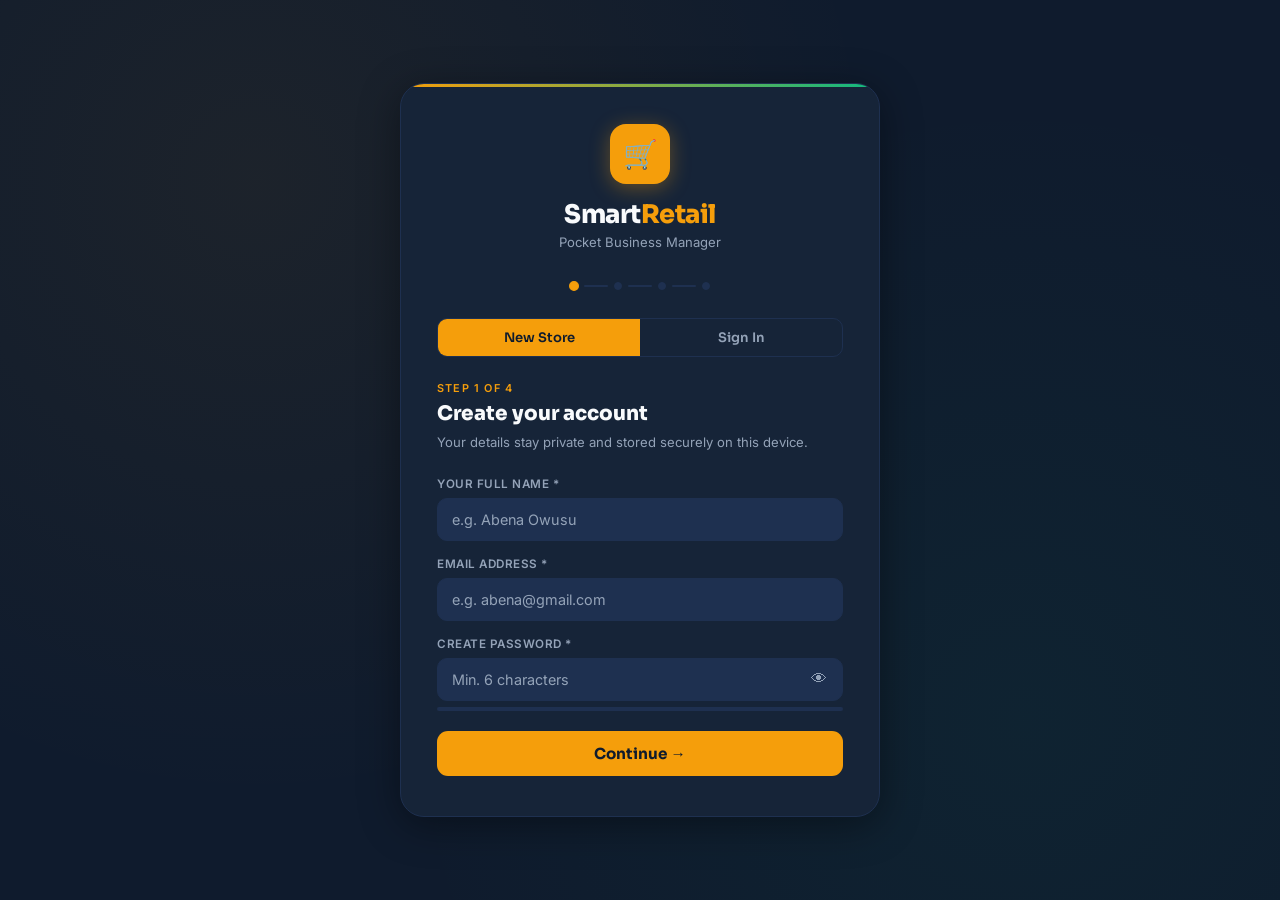
<file: auth.html>
<!DOCTYPE html>
<html lang="en">

<head>
  <meta charset="UTF-8" />
  <meta name="viewport" content="width=device-width, initial-scale=1.0" />
  <title>SmartRetail — Get Started</title>
  <link rel="preconnect" href="https://fonts.googleapis.com" />
  <link
    href="https://fonts.googleapis.com/css2?family=Sora:wght@400;600;700;800&family=Inter:wght@400;500;600&display=swap"
    rel="stylesheet" />
  <!-- Early auth check: redirect to app if already logged in -->
  <script>
    (function () {
      try {
        var raw = localStorage.getItem('sr_profile');
        if (raw) {
          var p = JSON.parse(raw);
          if (p && p.loggedIn && p.email) { window.location.replace('index.html'); }
        }
      } catch (e) { /* continue to show login */ }
    })();
  </script>
  <style>
    *,
    *::before,
    *::after {
      box-sizing: border-box;
      margin: 0;
      padding: 0
    }

    :root {
      --navy: #0F1B2D;
      --navy-2: #162438;
      --navy-3: #1E3050;
      --amber: #F59E0B;
      --emerald: #10B981;
      --coral: #EF4444;
      --white: #F8FAFC;
      --muted: #94A3B8;
      --border: #1E3050;
      --radius: 14px;
      --shadow: 0 8px 40px rgba(0, 0, 0, 0.4);
    }

    html,
    body {
      min-height: 100vh;
      font-family: 'Inter', sans-serif;
      background: var(--navy);
      color: var(--white);
    }

    /* ── BACKGROUND PATTERN ── */
    body {
      background-color: var(--navy);
      background-image:
        radial-gradient(circle at 20% 20%, rgba(245, 158, 11, 0.06) 0%, transparent 50%),
        radial-gradient(circle at 80% 80%, rgba(16, 185, 129, 0.05) 0%, transparent 50%);
    }

    /* ── LAYOUT ── */
    .auth-wrap {
      min-height: 100vh;
      display: flex;
      align-items: center;
      justify-content: center;
      padding: 24px 16px;
    }

    .auth-card {
      background: var(--navy-2);
      border: 1px solid var(--border);
      border-radius: 24px;
      padding: 40px 36px;
      width: 100%;
      max-width: 480px;
      box-shadow: var(--shadow);
      position: relative;
      overflow: hidden;
    }

    /* Subtle glow top bar */
    .auth-card::before {
      content: '';
      position: absolute;
      top: 0;
      left: 0;
      right: 0;
      height: 3px;
      background: linear-gradient(90deg, var(--amber), var(--emerald));
    }

    /* ── BRAND ── */
    .auth-brand {
      text-align: center;
      margin-bottom: 32px;
    }

    .auth-brand-icon {
      width: 60px;
      height: 60px;
      background: var(--amber);
      border-radius: 16px;
      display: inline-flex;
      align-items: center;
      justify-content: center;
      font-size: 28px;
      margin-bottom: 14px;
      box-shadow: 0 4px 20px rgba(245, 158, 11, 0.35);
    }

    .auth-brand-name {
      font-family: 'Sora', sans-serif;
      font-size: 1.6rem;
      font-weight: 800;
      letter-spacing: -0.5px;
    }

    .auth-brand-name span {
      color: var(--amber);
    }

    .auth-brand-sub {
      color: var(--muted);
      font-size: 0.82rem;
      margin-top: 4px;
    }

    /* ── PROGRESS DOTS ── */
    .progress-wrap {
      display: flex;
      align-items: center;
      justify-content: center;
      gap: 6px;
      margin-bottom: 28px;
    }

    .dot {
      width: 8px;
      height: 8px;
      border-radius: 50%;
      background: var(--navy-3);
      border: 1px solid var(--border);
      transition: all 0.3s ease;
    }

    .dot.active {
      background: var(--amber);
      border-color: var(--amber);
      transform: scale(1.25);
    }

    .dot.done {
      background: var(--emerald);
      border-color: var(--emerald);
    }

    .dot-line {
      width: 24px;
      height: 2px;
      background: var(--navy-3);
      border-radius: 2px;
      transition: background 0.3s;
    }

    .dot-line.done {
      background: var(--emerald);
    }

    /* ── STEPS ── */
    .step {
      display: none;
    }

    .step.active {
      display: block;
    }

    .step-eyebrow {
      font-size: 0.68rem;
      font-weight: 600;
      letter-spacing: 1.2px;
      text-transform: uppercase;
      color: var(--amber);
      margin-bottom: 6px;
    }

    .step-title {
      font-family: 'Sora', sans-serif;
      font-size: 1.25rem;
      font-weight: 800;
      margin-bottom: 6px;
      line-height: 1.3;
    }

    .step-desc {
      color: var(--muted);
      font-size: 0.82rem;
      margin-bottom: 24px;
      line-height: 1.5;
    }

    /* ── FORM ELEMENTS ── */
    .field {
      margin-bottom: 16px;
    }

    .field label {
      display: block;
      font-size: 0.73rem;
      font-weight: 600;
      letter-spacing: 0.5px;
      text-transform: uppercase;
      color: var(--muted);
      margin-bottom: 7px;
    }

    .field input,
    .field select {
      width: 100%;
      background: var(--navy-3);
      border: 1.5px solid var(--border);
      border-radius: 10px;
      padding: 12px 14px;
      color: var(--white);
      font-family: 'Inter', sans-serif;
      font-size: 0.9rem;
      outline: none;
      transition: border-color 0.2s, box-shadow 0.2s;
    }

    .field input:focus,
    .field select:focus {
      border-color: var(--amber);
      box-shadow: 0 0 0 3px rgba(245, 158, 11, 0.12);
    }

    .field input::placeholder {
      color: var(--muted);
    }

    .field select option {
      background: var(--navy-2);
    }

    /* ── CHIP SELECTOR ── */
    .chip-group {
      display: flex;
      flex-wrap: wrap;
      gap: 8px;
      margin-bottom: 4px;
    }

    .chip {
      padding: 8px 16px;
      border-radius: 99px;
      border: 1.5px solid var(--border);
      background: var(--navy-3);
      color: var(--muted);
      font-size: 0.8rem;
      font-weight: 500;
      cursor: pointer;
      transition: all 0.15s ease;
      user-select: none;
    }

    .chip:hover {
      border-color: var(--amber);
      color: var(--white);
    }

    .chip.selected {
      background: var(--amber);
      color: var(--navy);
      border-color: var(--amber);
      font-weight: 700;
    }

    /* ── TOGGLE SWITCH ── */
    .toggle-row {
      display: flex;
      align-items: center;
      justify-content: space-between;
      background: var(--navy-3);
      border: 1.5px solid var(--border);
      border-radius: 10px;
      padding: 12px 14px;
      margin-bottom: 12px;
      cursor: pointer;
      transition: border-color 0.2s;
    }

    .toggle-row:hover {
      border-color: var(--amber);
    }

    .toggle-row.on {
      border-color: var(--emerald);
    }

    .toggle-label {
      font-size: 0.88rem;
      font-weight: 500;
    }

    .toggle-sub {
      font-size: 0.72rem;
      color: var(--muted);
      margin-top: 1px;
    }

    .toggle-pill {
      width: 42px;
      height: 24px;
      border-radius: 99px;
      background: var(--border);
      position: relative;
      transition: background 0.2s;
      flex-shrink: 0;
    }

    .toggle-row.on .toggle-pill {
      background: var(--emerald);
    }

    .toggle-pill::after {
      content: '';
      position: absolute;
      top: 3px;
      left: 3px;
      width: 18px;
      height: 18px;
      border-radius: 50%;
      background: #fff;
      transition: transform 0.2s;
    }

    .toggle-row.on .toggle-pill::after {
      transform: translateX(18px);
    }

    /* ── PASSWORD FIELD ── */
    .pw-wrap {
      position: relative;
    }

    .pw-wrap input {
      padding-right: 42px;
    }

    .pw-eye {
      position: absolute;
      right: 12px;
      top: 50%;
      transform: translateY(-50%);
      background: none;
      border: none;
      cursor: pointer;
      font-size: 1rem;
      color: var(--muted);
      padding: 4px;
    }

    .pw-eye:hover {
      color: var(--white);
    }

    /* ── STRENGTH BAR ── */
    .strength-wrap {
      margin-top: 6px;
    }

    .strength-bar-bg {
      height: 4px;
      background: var(--navy-3);
      border-radius: 99px;
      overflow: hidden;
      margin-bottom: 4px;
    }

    .strength-bar-fill {
      height: 100%;
      border-radius: 99px;
      transition: width 0.3s, background 0.3s;
      width: 0%;
    }

    .strength-text {
      font-size: 0.7rem;
      color: var(--muted);
    }

    /* ── BUTTON ── */
    .btn-full {
      width: 100%;
      padding: 13px;
      border-radius: 11px;
      font-family: 'Sora', sans-serif;
      font-size: 0.95rem;
      font-weight: 700;
      cursor: pointer;
      border: none;
      display: flex;
      align-items: center;
      justify-content: center;
      gap: 8px;
      transition: all 0.2s;
      margin-top: 20px;
    }

    .btn-primary {
      background: var(--amber);
      color: var(--navy);
    }

    .btn-primary:hover {
      background: #FBBF24;
      transform: translateY(-1px);
      box-shadow: 0 4px 20px rgba(245, 158, 11, 0.4);
    }

    .btn-primary:disabled {
      opacity: 0.5;
      cursor: not-allowed;
      transform: none;
      box-shadow: none;
    }

    .btn-ghost {
      background: transparent;
      color: var(--muted);
      font-size: 0.82rem;
      margin-top: 10px;
      border: none;
      cursor: pointer;
      font-family: 'Inter', sans-serif;
    }

    .btn-ghost:hover {
      color: var(--white);
    }

    /* ── BACK LINK ── */
    .back-btn {
      background: none;
      border: none;
      cursor: pointer;
      color: var(--muted);
      font-size: 0.82rem;
      font-family: 'Inter', sans-serif;
      display: flex;
      align-items: center;
      gap: 6px;
      margin-bottom: 20px;
      transition: color 0.2s;
    }

    .back-btn:hover {
      color: var(--white);
    }

    /* ── WELCOME / SUCCESS ── */
    .welcome-wrap {
      text-align: center;
      padding: 16px 0;
    }

    .welcome-icon {
      font-size: 4rem;
      margin-bottom: 16px;
      display: block;
      animation: popIn 0.5s cubic-bezier(0.34, 1.56, 0.64, 1);
    }

    @keyframes popIn {
      from {
        transform: scale(0);
        opacity: 0;
      }

      to {
        transform: scale(1);
        opacity: 1;
      }
    }

    .welcome-title {
      font-family: 'Sora', sans-serif;
      font-size: 1.5rem;
      font-weight: 800;
      margin-bottom: 8px;
    }

    .welcome-sub {
      color: var(--muted);
      font-size: 0.88rem;
      line-height: 1.6;
    }

    .welcome-tags {
      display: flex;
      flex-wrap: wrap;
      gap: 8px;
      justify-content: center;
      margin: 16px 0;
    }

    .welcome-tag {
      background: var(--navy-3);
      border: 1px solid var(--border);
      border-radius: 8px;
      padding: 6px 12px;
      font-size: 0.78rem;
    }

    .welcome-tag span {
      color: var(--amber);
      font-weight: 600;
    }

    /* ── LOGIN SCREEN ── */
    .login-toggle {
      display: flex;
      border: 1.5px solid var(--border);
      border-radius: 10px;
      overflow: hidden;
      margin-bottom: 24px;
    }

    .login-tab {
      flex: 1;
      padding: 10px;
      text-align: center;
      background: none;
      border: none;
      cursor: pointer;
      font-family: 'Sora', sans-serif;
      font-size: 0.82rem;
      font-weight: 600;
      color: var(--muted);
      transition: all 0.2s;
    }

    .login-tab.active {
      background: var(--amber);
      color: var(--navy);
    }

    /* ── DIVIDER ── */
    .divider {
      display: flex;
      align-items: center;
      gap: 12px;
      margin: 16px 0;
      color: var(--muted);
      font-size: 0.75rem;
    }

    .divider::before,
    .divider::after {
      content: '';
      flex: 1;
      height: 1px;
      background: var(--border);
    }

    /* ── ERROR ── */
    .field-error {
      font-size: 0.72rem;
      color: var(--coral);
      margin-top: 5px;
      display: none;
    }

    .field.has-error input,
    .field.has-error select {
      border-color: var(--coral);
    }

    .field.has-error .field-error {
      display: block;
    }

    /* ── AVATAR PICKER ── */
    .avatar-grid {
      display: flex;
      gap: 10px;
      flex-wrap: wrap;
    }

    .avatar-opt {
      width: 46px;
      height: 46px;
      border-radius: 12px;
      background: var(--navy-3);
      border: 2px solid var(--border);
      display: flex;
      align-items: center;
      justify-content: center;
      font-size: 22px;
      cursor: pointer;
      transition: all 0.15s;
    }

    .avatar-opt:hover {
      border-color: var(--amber);
    }

    .avatar-opt.selected {
      border-color: var(--amber);
      background: rgba(245, 158, 11, 0.15);
    }

    /* ── RESPONSIVE ── */
    @media(max-width:520px) {
      .auth-card {
        padding: 28px 20px;
        border-radius: 18px;
      }

      .auth-brand-name {
        font-size: 1.35rem;
      }

      .step-title {
        font-size: 1.1rem;
      }
    }
  </style>
</head>

<body>

  <div class="auth-wrap">
    <div class="auth-card">

      <!-- BRAND -->
      <div class="auth-brand">
        <div class="auth-brand-icon">🛒</div>
        <div class="auth-brand-name">Smart<span>Retail</span></div>
        <div class="auth-brand-sub" id="auth-subtitle">Pocket Business Manager</div>
      </div>

      <!-- PROGRESS DOTS -->
      <div class="progress-wrap" id="progress-wrap">
        <div class="dot active" id="dot-0"></div>
        <div class="dot-line" id="line-0"></div>
        <div class="dot" id="dot-1"></div>
        <div class="dot-line" id="line-1"></div>
        <div class="dot" id="dot-2"></div>
        <div class="dot-line" id="line-2"></div>
        <div class="dot" id="dot-3"></div>
      </div>

      <!-- ═══ STEP 0: LOGIN / REGISTER TOGGLE ═══ -->
      <div class="step active" id="step-0">
        <div class="login-toggle">
          <button class="login-tab active" id="tab-register" onclick="switchTab('register')">New Store</button>
          <button class="login-tab" id="tab-login" onclick="switchTab('login')">Sign In</button>
        </div>

        <!-- REGISTER FORM -->
        <div id="register-form">
          <div class="step-eyebrow">Step 1 of 4</div>
          <div class="step-title">Create your account</div>
          <div class="step-desc">Your details stay private and stored securely on this device.</div>

          <div class="field" id="f-fullname">
            <label for="inp-fullname">Your Full Name *</label>
            <input type="text" id="inp-fullname" placeholder="e.g. Abena Owusu" autocomplete="name" />
            <div class="field-error">Please enter your name</div>
          </div>
          <div class="field" id="f-email">
            <label for="inp-email">Email Address *</label>
            <input type="email" id="inp-email" placeholder="e.g. abena@gmail.com" autocomplete="email" />
            <div class="field-error" id="email-err">Enter a valid email</div>
          </div>
          <div class="field" id="f-password">
            <label for="inp-password">Create Password *</label>
            <div class="pw-wrap">
              <input type="password" id="inp-password" placeholder="Min. 6 characters" autocomplete="new-password"
                oninput="checkStrength()" />
              <button class="pw-eye" type="button" onclick="togglePw('inp-password',this)">👁</button>
            </div>
            <div class="strength-wrap">
              <div class="strength-bar-bg">
                <div class="strength-bar-fill" id="strength-fill"></div>
              </div>
              <div class="strength-text" id="strength-text"></div>
            </div>
            <div class="field-error">Password must be at least 6 characters</div>
          </div>

          <button class="btn-full btn-primary" onclick="submitStep0Register()">
            Continue →
          </button>
        </div>

        <!-- LOGIN FORM -->
        <div id="login-form" style="display:none;">
          <div class="step-title">Welcome back 👋</div>
          <div class="step-desc">Sign in to your SmartRetail account.</div>

          <div class="field" id="f-li-email">
            <label for="inp-li-email">Email Address</label>
            <input type="email" id="inp-li-email" placeholder="your@email.com" autocomplete="email" />
            <div class="field-error">Enter a valid email</div>
          </div>
          <div class="field" id="f-li-password">
            <label for="inp-li-password">Password</label>
            <div class="pw-wrap">
              <input type="password" id="inp-li-password" placeholder="Your password" autocomplete="current-password" />
              <button class="pw-eye" type="button" onclick="togglePw('inp-li-password',this)">👁</button>
            </div>
            <div class="field-error">Incorrect password</div>
          </div>

          <button class="btn-full btn-primary" onclick="submitLogin()">
            Sign In →
          </button>
          <div style="text-align:center;margin-top:12px;">
            <button class="btn-ghost" onclick="switchTab('register')">Don't have an account? Create one</button>
          </div>
          <div style="text-align:center;margin-top:8px;">
            <button class="btn-ghost" style="font-size:0.7rem;color:var(--coral);opacity:0.6;"
              onclick="if(confirm('This will delete ALL saved data and let you start fresh. Continue?')){localStorage.clear();location.reload();}">
              🗑 Clear all data &amp; start over
            </button>
          </div>
        </div>
      </div>

      <!-- ═══ STEP 1: STORE BASICS ═══ -->
      <div class="step" id="step-1">
        <button class="back-btn" onclick="goBack(1)">← Back</button>
        <div class="step-eyebrow">Step 2 of 4</div>
        <div class="step-title">Tell us about your store</div>
        <div class="step-desc">This helps SmartRetail customize everything for you.</div>

        <div class="field" id="f-shopname">
          <label for="inp-shopname">Shop / Business Name *</label>
          <input type="text" id="inp-shopname" placeholder="e.g. Abena's Boutique" />
          <div class="field-error">Please enter your shop name</div>
        </div>

        <div class="field">
          <label>Business Type *</label>
          <div class="chip-group" id="chips-biztype">
            <div class="chip" onclick="selectChip(this,'biztype')">🏪 Retail Shop</div>
            <div class="chip" onclick="selectChip(this,'biztype')">📦 Wholesale</div>
            <div class="chip" onclick="selectChip(this,'biztype')">🛍️ Both</div>
            <div class="chip" onclick="selectChip(this,'biztype')">🚶 Mobile / Market</div>
          </div>
          <div class="field-error" id="biztype-err"
            style="display:none;font-size:0.72rem;color:var(--coral);margin-top:6px;">Please select a business type
          </div>
        </div>

        <div class="field">
          <label for="inp-currency">Currency</label>
          <select id="inp-currency">
            <option value="GH₵">GH₵ — Ghana Cedis</option>
            <option value="₦">₦ — Nigerian Naira</option>
            <option value="KES">KES — Kenyan Shilling</option>
            <option value="R">R — South African Rand</option>
            <option value="$">$ — US Dollar</option>
            <option value="€">€ — Euro</option>
            <option value="£">£ — British Pound</option>
          </select>
        </div>

        <button class="btn-full btn-primary" onclick="submitStep1()">Continue →</button>
      </div>

      <!-- ═══ STEP 2: WHAT YOU SELL ═══ -->
      <div class="step" id="step-2">
        <button class="back-btn" onclick="goBack(2)">← Back</button>
        <div class="step-eyebrow">Step 3 of 4</div>
        <div class="step-title">What do you sell?</div>
        <div class="step-desc">Select your main product categories. This personalises your dashboard labels.</div>

        <div class="field">
          <label>Product Categories <span style="color:var(--muted);font-weight:400">(pick all that
              apply)</span></label>
          <div class="chip-group" id="chips-categories">
            <div class="chip" onclick="toggleMultiChip(this)">👗 Clothing & Fashion</div>
            <div class="chip" onclick="toggleMultiChip(this)">🍎 Food & Groceries</div>
            <div class="chip" onclick="toggleMultiChip(this)">💄 Beauty & Cosmetics</div>
            <div class="chip" onclick="toggleMultiChip(this)">📱 Electronics</div>
            <div class="chip" onclick="toggleMultiChip(this)">🏠 Household Items</div>
            <div class="chip" onclick="toggleMultiChip(this)">💊 Pharmacy</div>
            <div class="chip" onclick="toggleMultiChip(this)">👟 Shoes & Bags</div>
            <div class="chip" onclick="toggleMultiChip(this)">🛠️ Hardware & Tools</div>
            <div class="chip" onclick="toggleMultiChip(this)">📚 Books & Stationery</div>
            <div class="chip" onclick="toggleMultiChip(this)">🍳 Kitchenware</div>
          </div>
          <div class="field-error" id="cat-err"
            style="display:none;font-size:0.72rem;color:var(--coral);margin-top:6px;">Please select at least one
            category</div>
        </div>

        <div class="field">
          <label for="inp-other-cat">Other (optional)</label>
          <input type="text" id="inp-other-cat" placeholder="e.g. Spare parts, Livestock..." />
        </div>

        <button class="btn-full btn-primary" onclick="submitStep2()">Continue →</button>
      </div>

      <!-- ═══ STEP 3: PREFERENCES ═══ -->
      <div class="step" id="step-3">
        <button class="back-btn" onclick="goBack(3)">← Back</button>
        <div class="step-eyebrow">Step 4 of 4 — Almost done!</div>
        <div class="step-title">A few quick preferences</div>
        <div class="step-desc">Helps us set your defaults. You can change these later.</div>

        <div class="field">
          <label>Pick a Store Avatar</label>
          <div class="avatar-grid" id="avatar-grid">
            <div class="avatar-opt selected" onclick="selectAvatar(this)">🏪</div>
            <div class="avatar-opt" onclick="selectAvatar(this)">🛍️</div>
            <div class="avatar-opt" onclick="selectAvatar(this)">🏬</div>
            <div class="avatar-opt" onclick="selectAvatar(this)">🛒</div>
            <div class="avatar-opt" onclick="selectAvatar(this)">💼</div>
            <div class="avatar-opt" onclick="selectAvatar(this)">🏷️</div>
          </div>
        </div>

        <div class="field">
          <label>Features to enable</label>
          <div class="toggle-row on" id="tog-expiry" onclick="toggleRow(this)">
            <div>
              <div class="toggle-label">⏰ Expiry Date Tracking</div>
              <div class="toggle-sub">Get alerts before products expire</div>
            </div>
            <div class="toggle-pill"></div>
          </div>
          <div class="toggle-row on" id="tog-autodeduct" onclick="toggleRow(this)">
            <div>
              <div class="toggle-label">📦 Auto Stock Deduction</div>
              <div class="toggle-sub">Reduce inventory when a sale is recorded</div>
            </div>
            <div class="toggle-pill"></div>
          </div>
          <div class="toggle-row" id="tog-customer" onclick="toggleRow(this)">
            <div>
              <div class="toggle-label">👤 Customer Name Tracking</div>
              <div class="toggle-sub">Log customer names with each sale</div>
            </div>
            <div class="toggle-pill"></div>
          </div>
        </div>

        <button class="btn-full btn-primary" onclick="submitStep3()">🚀 Launch My Store</button>
      </div>

      <!-- ═══ STEP 4: WELCOME ═══ -->
      <div class="step" id="step-4">
        <div class="welcome-wrap">
          <span class="welcome-icon">🎉</span>
          <div class="welcome-title" id="welcome-name">Ready to go!</div>
          <div class="welcome-sub" id="welcome-sub">Your store has been set up.<br />Here's what we've configured for
            you:</div>
          <div class="welcome-tags" id="welcome-tags"></div>
          <button class="btn-full btn-primary" onclick="launchApp()" style="margin-top:8px;">
            Enter SmartRetail →
          </button>
        </div>
      </div>

    </div><!-- end auth-card -->
  </div><!-- end auth-wrap -->

  <script>
    // ═══════════════════════════════════════════════
    //  STATE
    // ═══════════════════════════════════════════════
    let profile = {
      fullName: '', email: '', passwordHash: '',
      shopName: '', bizType: '', currency: 'GH₵',
      categories: [], otherCat: '',
      avatar: '🏪',
      expiryTracking: true, autoDeduct: true, customerTracking: false
    };
    let currentStep = 0;
    let activeTab = 'register';


    // ═══════════════════════════════════════════════
    //  TAB SWITCH
    // ═══════════════════════════════════════════════
    function switchTab(tab) {
      activeTab = tab;
      document.getElementById('register-form').style.display = tab === 'register' ? 'block' : 'none';
      document.getElementById('login-form').style.display = tab === 'login' ? 'block' : 'none';
      document.getElementById('tab-register').classList.toggle('active', tab === 'register');
      document.getElementById('tab-login').classList.toggle('active', tab === 'login');
      document.getElementById('auth-subtitle').textContent =
        tab === 'login' ? 'Welcome back' : 'Pocket Business Manager';
      document.getElementById('progress-wrap').style.display = tab === 'register' ? 'flex' : 'none';
    }

    // ═══════════════════════════════════════════════
    //  PROGRESS DOTS
    // ═══════════════════════════════════════════════
    function setProgress(step) {
      for (let i = 0; i < 4; i++) {
        const dot = document.getElementById('dot-' + i);
        dot.classList.remove('active', 'done');
        if (i < step) dot.classList.add('done');
        else if (i === step) dot.classList.add('active');
      }
      for (let i = 0; i < 3; i++) {
        const line = document.getElementById('line-' + i);
        line.classList.toggle('done', i < step);
      }
    }

    // ═══════════════════════════════════════════════
    //  NAVIGATION
    // ═══════════════════════════════════════════════
    function showStep(n) {
      document.querySelectorAll('.step').forEach(s => s.classList.remove('active'));
      document.getElementById('step-' + n).classList.add('active');
      setProgress(n);
      currentStep = n;
      // Hide progress on welcome step
      document.getElementById('progress-wrap').style.display = n === 4 ? 'none' : 'flex';
    }

    function goBack(step) {
      showStep(step - 1);
    }

    // ═══════════════════════════════════════════════
    //  PASSWORD
    // ═══════════════════════════════════════════════
    function togglePw(id, btn) {
      const inp = document.getElementById(id);
      if (inp.type === 'password') { inp.type = 'text'; btn.textContent = '🙈'; }
      else { inp.type = 'password'; btn.textContent = '👁'; }
    }

    function checkStrength() {
      const val = document.getElementById('inp-password').value;
      const fill = document.getElementById('strength-fill');
      const txt = document.getElementById('strength-text');
      let score = 0;
      if (val.length >= 6) score++;
      if (val.length >= 10) score++;
      if (/[A-Z]/.test(val)) score++;
      if (/[0-9]/.test(val)) score++;
      if (/[^A-Za-z0-9]/.test(val)) score++;
      const levels = [
        { w: '0%', c: 'var(--coral)', t: '' },
        { w: '25%', c: 'var(--coral)', t: 'Weak' },
        { w: '50%', c: 'var(--amber)', t: 'Fair' },
        { w: '75%', c: 'var(--amber)', t: 'Good' },
        { w: '100%', c: 'var(--emerald)', t: 'Strong' },
        { w: '100%', c: 'var(--emerald)', t: 'Very Strong' }
      ];
      const l = levels[Math.min(score, 5)];
      fill.style.width = l.w;
      fill.style.background = l.c;
      txt.textContent = l.t;
      txt.style.color = l.c;
    }

    // Simple hash (not cryptographic — for local storage demo only)
    function simpleHash(str) {
      let h = 0;
      for (let i = 0; i < str.length; i++) { h = (Math.imul(31, h) + str.charCodeAt(i)) | 0; }
      return h.toString(36);
    }

    // ═══════════════════════════════════════════════
    //  CHIP SELECTORS
    // ═══════════════════════════════════════════════
    function selectChip(el, group) {
      document.querySelectorAll(`#chips-${group} .chip`).forEach(c => c.classList.remove('selected'));
      el.classList.add('selected');
    }

    function toggleMultiChip(el) {
      el.classList.toggle('selected');
    }

    function selectAvatar(el) {
      document.querySelectorAll('#avatar-grid .avatar-opt').forEach(a => a.classList.remove('selected'));
      el.classList.add('selected');
    }

    function toggleRow(el) {
      el.classList.toggle('on');
    }

    // ═══════════════════════════════════════════════
    //  VALIDATION HELPERS
    // ═══════════════════════════════════════════════
    function setError(fieldId, show) {
      document.getElementById(fieldId).classList.toggle('has-error', show);
    }

    function isEmail(v) { return /^[^\s@]+@[^\s@]+\.[^\s@]+$/.test(v); }

    // ═══════════════════════════════════════════════
    //  STEP SUBMISSIONS
    // ═══════════════════════════════════════════════
    function submitStep0Register() {
      const name = document.getElementById('inp-fullname').value.trim();
      const email = document.getElementById('inp-email').value.trim();
      const pw = document.getElementById('inp-password').value;

      let ok = true;
      if (!name) { setError('f-fullname', true); ok = false; } else setError('f-fullname', false);
      if (!isEmail(email)) { setError('f-email', true); document.getElementById('email-err').textContent = 'Enter a valid email'; ok = false; }
      else {
        // Check duplicate
        const users = JSON.parse(localStorage.getItem('sr_users') || '[]');
        if (users.find(u => u.email.toLowerCase() === email.toLowerCase())) {
          setError('f-email', true); document.getElementById('email-err').textContent = 'This email is already registered'; ok = false;
        } else setError('f-email', false);
      }
      if (pw.length < 6) { setError('f-password', true); ok = false; } else setError('f-password', false);
      if (!ok) return;

      profile.fullName = name;
      profile.email = email;
      profile.passwordHash = simpleHash(pw);
      showStep(1);
    }

    function submitLogin() {
      const email = document.getElementById('inp-li-email').value.trim();
      const pw = document.getElementById('inp-li-password').value;
      let ok = true;
      if (!isEmail(email)) { setError('f-li-email', true); ok = false; } else setError('f-li-email', false);
      if (!pw) { setError('f-li-password', true); ok = false; } else setError('f-li-password', false);
      if (!ok) return;

      const users = JSON.parse(localStorage.getItem('sr_users') || '[]');
      const user = users.find(u => u.email.toLowerCase() === email.toLowerCase());

      if (!user || user.passwordHash !== simpleHash(pw)) {
        setError('f-li-email', true);
        setError('f-li-password', true);
        document.querySelector('#f-li-password .field-error').textContent = 'Email or password is incorrect';
        return;
      }

      // Log in
      user.loggedIn = true;
      localStorage.setItem('sr_profile', JSON.stringify(user));

      // Update in users array too for state consistency
      const usersList = JSON.parse(localStorage.getItem('sr_users') || '[]');
      const userIdx = usersList.findIndex(u => u.email.toLowerCase() === email.toLowerCase());
      if (userIdx > -1) {
        usersList[userIdx].loggedIn = true;
        localStorage.setItem('sr_users', JSON.stringify(usersList));
      }

      // Restore user's data keys
      if (user.dataKey) {
        const data = JSON.parse(localStorage.getItem(user.dataKey) || '{}');
        if (data.sales) localStorage.setItem('smartretail_sales', JSON.stringify(data.sales));
        if (data.inventory) localStorage.setItem('smartretail_inventory', JSON.stringify(data.inventory));
        localStorage.setItem('smartretail_settings', JSON.stringify({ storeName: user.shopName, currency: user.currency }));
      }
      window.location.href = 'index.html';
    }

    function submitStep1() {
      const shopName = document.getElementById('inp-shopname').value.trim();
      const bizChip = document.querySelector('#chips-biztype .chip.selected');

      let ok = true;
      if (!shopName) { setError('f-shopname', true); ok = false; } else setError('f-shopname', false);
      if (!bizChip) {
        document.getElementById('biztype-err').style.display = 'block';
        ok = false;
      } else {
        document.getElementById('biztype-err').style.display = 'none';
      }
      if (!ok) return;

      profile.shopName = shopName;
      profile.bizType = bizChip.textContent.trim();
      profile.currency = document.getElementById('inp-currency').value;
      showStep(2);
    }

    // ═══════════════════════════════════════════════
    //  CATEGORIES
    // ═══════════════════════════════════════════════
    function submitStep2() {
      const selected = Array.from(document.querySelectorAll('#chips-categories .chip.selected'))
        .map(c => c.textContent.trim());
      const other = document.getElementById('inp-other-cat').value.trim();
      if (other) selected.push(other);

      if (selected.length === 0) {
        document.getElementById('cat-err').style.display = 'block';
        return;
      }
      document.getElementById('cat-err').style.display = 'none';

      profile.categories = selected;
      profile.otherCat = other;
      showStep(3);
    }

    function submitStep3() {
      // Avatar
      const avatarEl = document.querySelector('#avatar-grid .avatar-opt.selected');
      profile.avatar = avatarEl ? avatarEl.textContent.trim() : '🏪';

      // Toggles
      profile.expiryTracking = document.getElementById('tog-expiry').classList.contains('on');
      profile.autoDeduct = document.getElementById('tog-autodeduct').classList.contains('on');
      profile.customerTracking = document.getElementById('tog-customer').classList.contains('on');

      // Save user to users list
      const users = JSON.parse(localStorage.getItem('sr_users') || '[]');
      const dataKey = 'sr_data_' + simpleHash(profile.email);
      profile.dataKey = dataKey;
      profile.loggedIn = true;
      profile.createdAt = new Date().toISOString();

      users.push({ ...profile });
      localStorage.setItem('sr_users', JSON.stringify(users));
      localStorage.setItem('sr_profile', JSON.stringify(profile));

      // Set app settings
      localStorage.setItem('smartretail_settings', JSON.stringify({
        storeName: profile.shopName,
        currency: profile.currency
      }));

      buildWelcome();
      showStep(4);
    }

    // ═══════════════════════════════════════════════
    //  WELCOME SCREEN
    // ═══════════════════════════════════════════════
    function buildWelcome() {
      const firstName = profile.fullName.split(' ')[0];
      document.getElementById('welcome-name').textContent = `You're all set, ${firstName}! ${profile.avatar}`;

      const topCats = profile.categories.slice(0, 3).map(c => {
        const emoji = c.split(' ')[0];
        return `<span>${emoji}</span> ${c.split(' ').slice(1).join(' ')}`;
      }).join(' · ');

      document.getElementById('welcome-sub').innerHTML =
        `Your store is customized and ready.<br/>Here's a summary of your setup:`;

      const tags = [
        { label: 'Store', value: profile.shopName },
        { label: 'Type', value: profile.bizType },
        { label: 'Currency', value: profile.currency },
        { label: 'Selling', value: profile.categories.slice(0, 2).map(c => c.split(' ').slice(1).join(' ')).join(', ') + (profile.categories.length > 2 ? ` +${profile.categories.length - 2} more` : '') },
        { label: 'Expiry Alerts', value: profile.expiryTracking ? 'On' : 'Off' },
        { label: 'Auto Deduct', value: profile.autoDeduct ? 'On' : 'Off' },
      ];

      document.getElementById('welcome-tags').innerHTML = tags.map(t =>
        `<div class="welcome-tag">${t.label}: <span>${t.value}</span></div>`
      ).join('');
    }

    function launchApp() {
      window.location.href = 'index.html';
    }
  </script>
</body>

</html>
</file>
